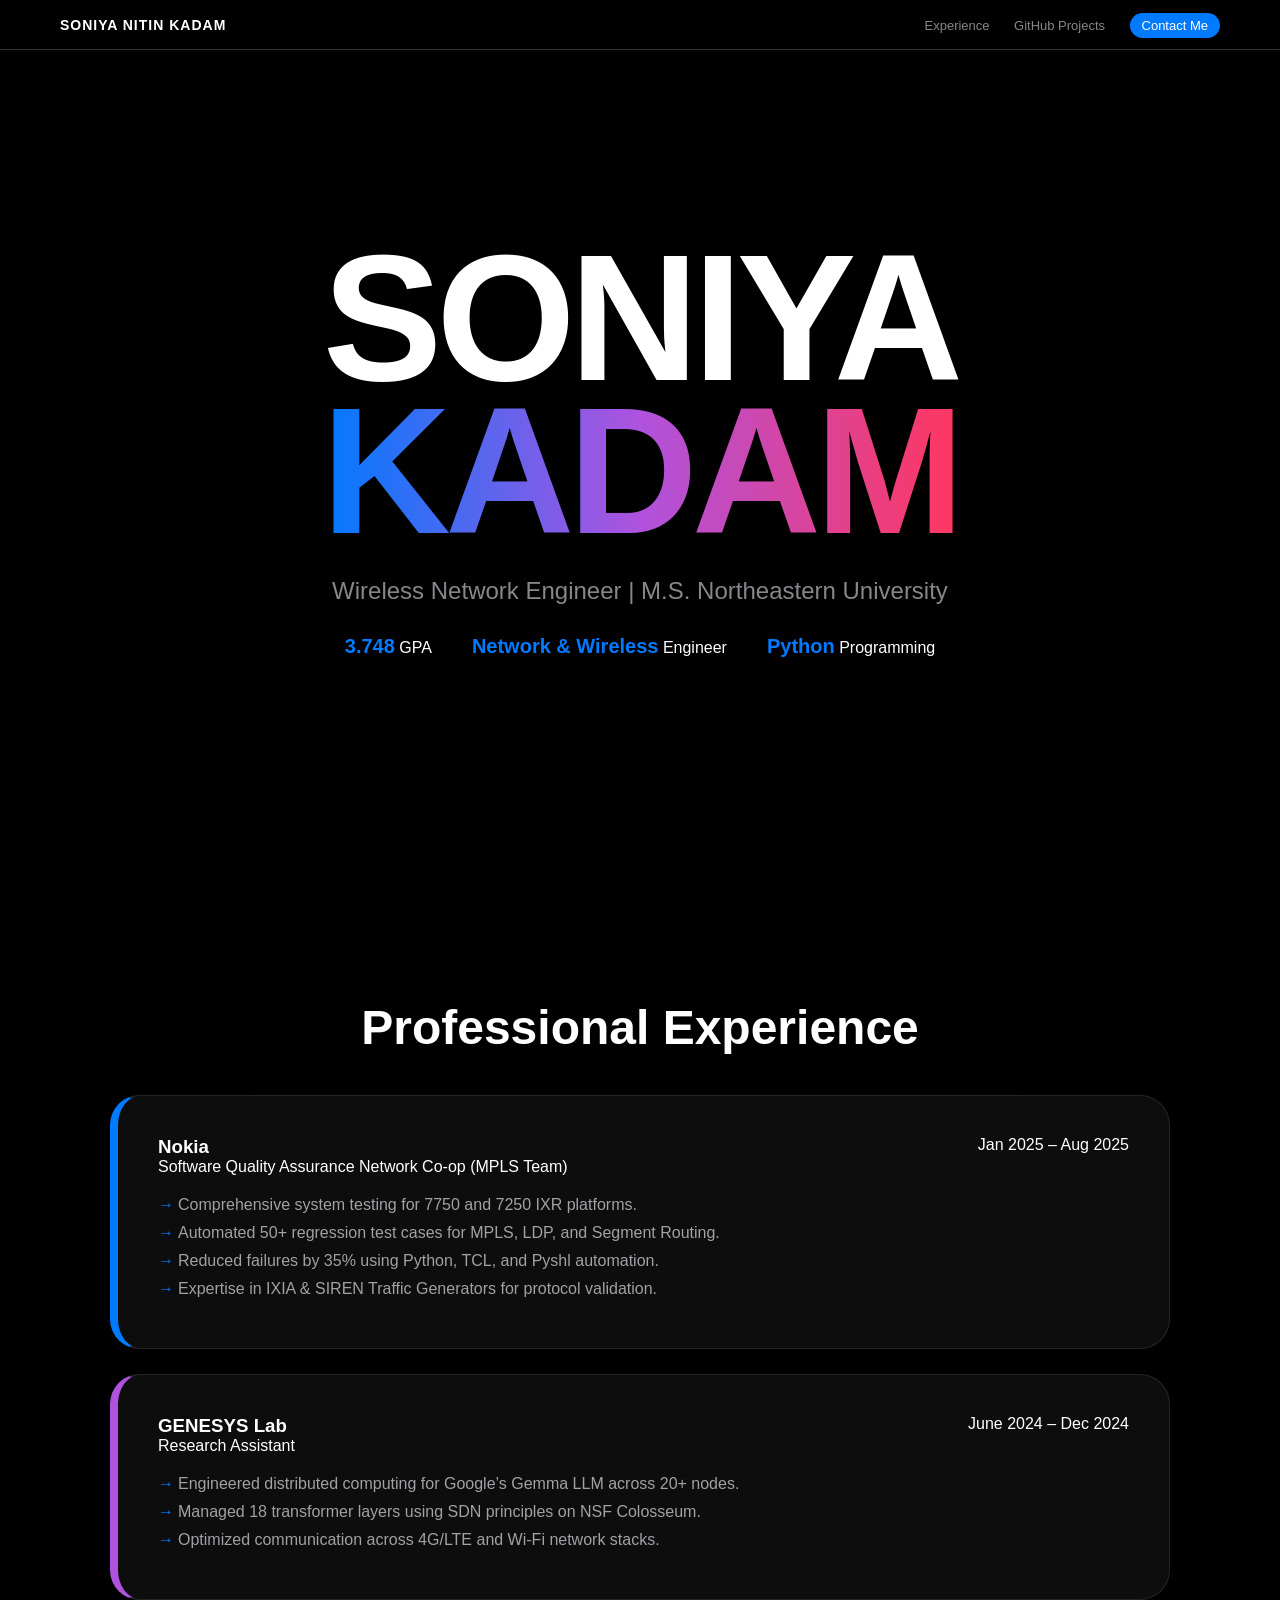
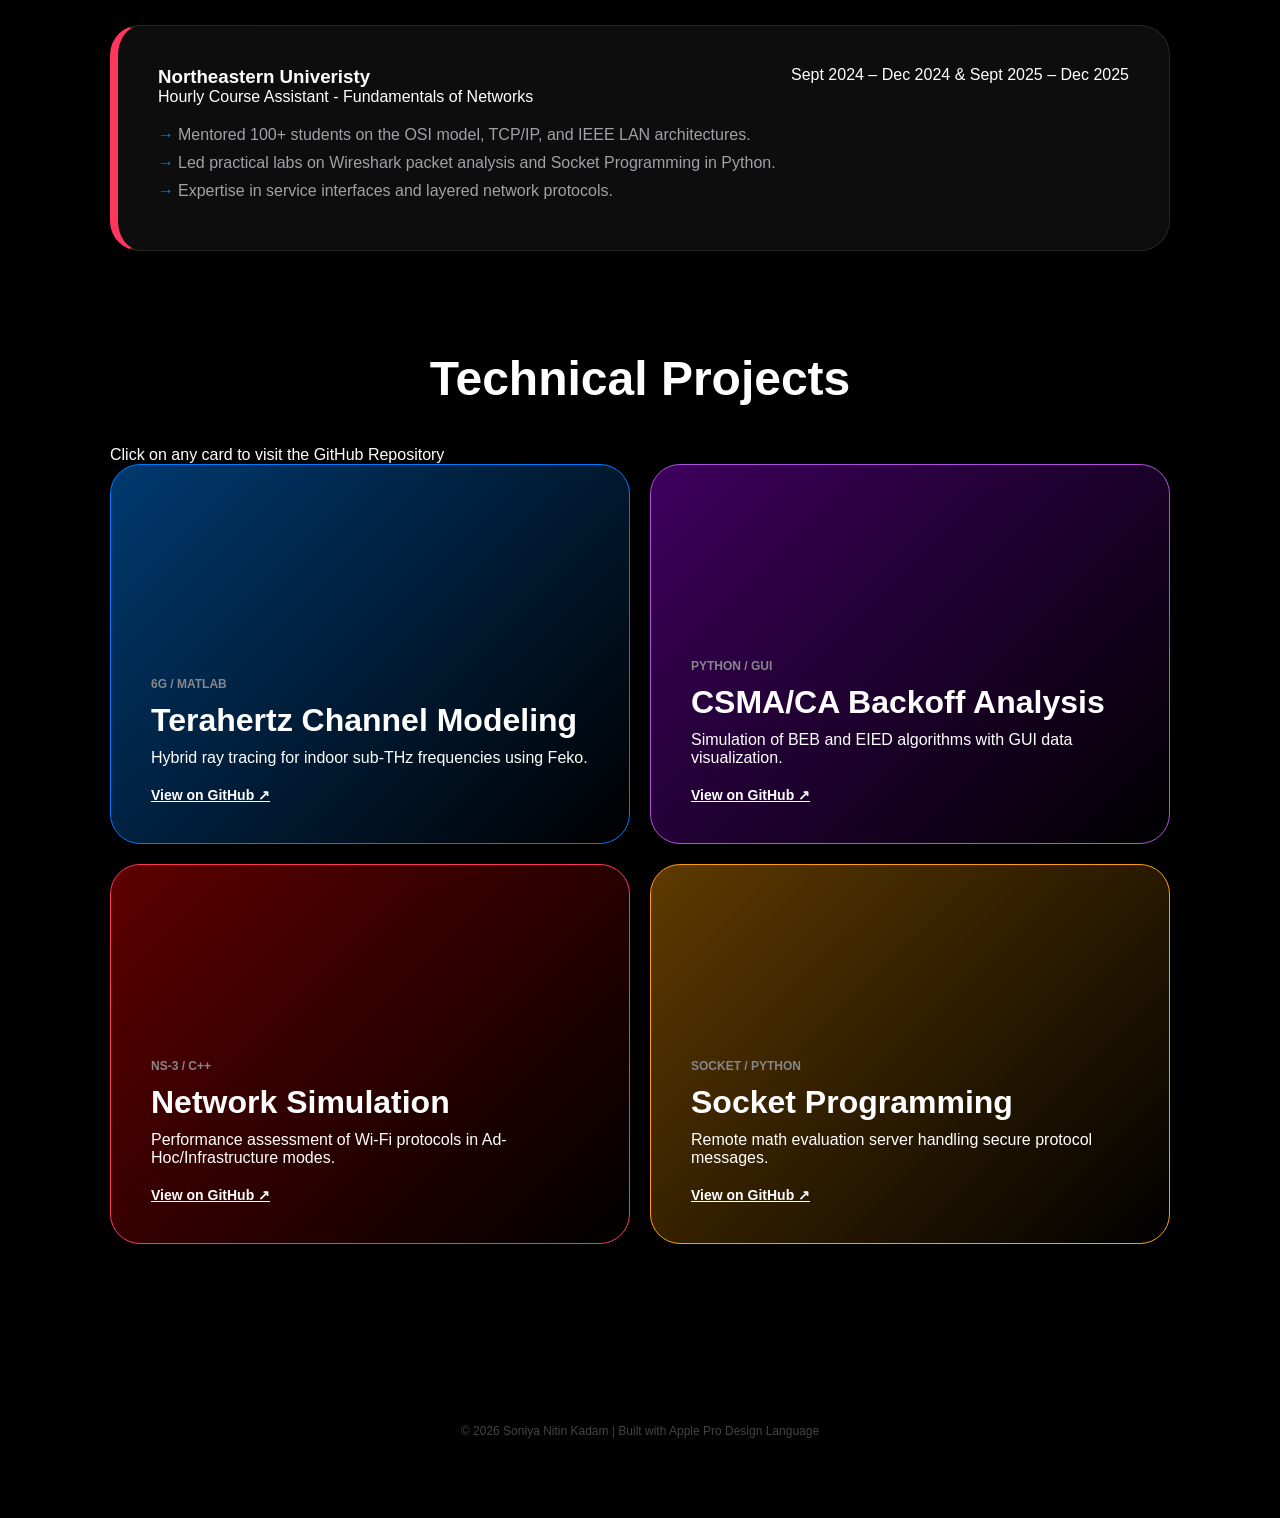
<file: index.html>
<!DOCTYPE html>
<html lang="en">
<head>
    <meta charset="UTF-8">
    <meta name="viewport" content="width=device-width, initial-scale=1.0">
    <title>Soniya Nitin Kadam</title>
    <link rel="stylesheet" href="style.css">
</head>
<body>

    <nav class="apple-nav">
        <div class="nav-content">
            <a href="#" class="logo-name">SONIYA NITIN KADAM</a>
            <div class="nav-links">
                <a href="#experience">Experience</a>
                <a href="#projects">GitHub Projects</a>
                <a href="mailto:soniya.nkadam@gmail.com" class="nav-cta">Contact Me</a>
            </div>
        </div>
    </nav>

    <header class="hero">
        <div class="hero-container">
            <h1 class="giant-name">SONIYA<br><span class="gradient-text">KADAM</span></h1>
            <p class="hero-role">Wireless Network Engineer | M.S. Northeastern University</p>
            <div class="hero-stats">
                <div class="stat"><span>3.748</span> GPA</div>
                <div class="stat"><span>Network & Wireless</span> Engineer </div>
                <div class="stat"><span>Python</span> Programming</div>
            </div>
        </div>
    </header>

    <section id="experience" class="section">
        <h2 class="section-title">Professional Experience</h2>
        <div class="timeline">
            <div class="exp-card glass accent-blue">
                <div class="exp-header">
                    <div class="company-info">
                        <h3>Nokia</h3>
                        <p class="role">Software Quality Assurance Network Co-op (MPLS Team)</p>
                    </div>
                    <span class="date">Jan 2025 – Aug 2025</span>
                </div>
                <ul class="detail-list">
                    <li>Comprehensive system testing for 7750 and 7250 IXR platforms.</li>
                    <li>Automated 50+ regression test cases for MPLS, LDP, and Segment Routing.</li>
                    <li>Reduced failures by 35% using Python, TCL, and Pyshl automation.</li>
                    <li>Expertise in IXIA & SIREN Traffic Generators for protocol validation.</li>
                </ul>
            </div>

            <div class="exp-card glass accent-purple">
                <div class="exp-header">
                    <div class="company-info">
                        <h3>GENESYS Lab</h3>
                        <p class="role">Research Assistant</p>
                    </div>
                    <span class="date">June 2024 – Dec 2024</span>
                </div>
                <ul class="detail-list">
                    <li>Engineered distributed computing for Google’s Gemma LLM across 20+ nodes.</li>
                    <li>Managed 18 transformer layers using SDN principles on NSF Colosseum.</li>
                    <li>Optimized communication across 4G/LTE and Wi-Fi network stacks.</li>
                </ul>
            </div>

            <div class="exp-card glass accent-pink">
                <div class="exp-header">
                    <div class="company-info">
                        <h3>Northeastern Univeristy </h3>
                        <p class="role">Hourly Course Assistant - Fundamentals of Networks</p>
                    </div>
                    <span class="date">Sept 2024 – Dec 2024 & Sept 2025 – Dec 2025 </span>
                </div>
                <ul class="detail-list">
                    <li>Mentored 100+ students on the OSI model, TCP/IP, and IEEE LAN architectures.</li>
                    <li>Led practical labs on Wireshark packet analysis and Socket Programming in Python.</li>
                    <li>Expertise in service interfaces and layered network protocols.</li>
                </ul>
            </div>
        </div>
    </section>

    <section id="projects" class="section">
        <h2 class="section-title">Technical Projects</h2>
        <p class="section-sub">Click on any card to visit the GitHub Repository</p>
        
        <div class="interactive-grid">
            <a href="https://github.com/SoniyaKadam17/Analytical-Experimental-Terahertz-Channel-Modeling-and-Ray-Tracing" class="project-tile color-1" target="_blank">
                <div class="tile-inner">
                    <span class="category">6G / MATLAB</span>
                    <h3>Terahertz Channel Modeling</h3>
                    <p>Hybrid ray tracing for indoor sub-THz frequencies using Feko.</p>
                    <div class="gh-tag">View on GitHub ↗</div>
                </div>
            </a>

            <a href="https://github.com/SoniyaKadam17/CSMA-CA-Backoff-Algorithms-A-GUI-driven-Simulation-and-Analysis" class="project-tile color-2" target="_blank">
                <div class="tile-inner">
                    <span class="category">Python / GUI</span>
                    <h3>CSMA/CA Backoff Analysis</h3>
                    <p>Simulation of BEB and EIED algorithms with GUI data visualization.</p>
                    <div class="gh-tag">View on GitHub ↗</div>
                </div>
            </a>

            <a href="https://github.com/SoniyaKadam17/NS-3-Simulation.2" class="project-tile color-3" target="_blank">
                <div class="tile-inner">
                    <span class="category">NS-3 / C++</span>
                    <h3>Network Simulation</h3>
                    <p>Performance assessment of Wi-Fi protocols in Ad-Hoc/Infrastructure modes.</p>
                    <div class="gh-tag">View on GitHub ↗</div>
                </div>
            </a>

            <a href="https://github.com/SoniyaKadam17/Socket-Programming" class="project-tile color-4" target="_blank">
                <div class="tile-inner">
                    <span class="category">Socket / Python</span>
                    <h3>Socket Programming</h3>
                    <p>Remote math evaluation server handling secure protocol messages.</p>
                    <div class="gh-tag">View on GitHub ↗</div>
                </div>
            </a>
        </div>
    </section>

    <footer class="footer">
        <p>© 2026 Soniya Nitin Kadam | Built with Apple Pro Design Language</p>
    </footer>

</body>
</html>
</file>
<file: style.css>
:root {
    --bg-black: #000;
    --apple-blue: #007aff;
    --apple-purple: #af52de;
    --apple-pink: #ff375f;
    --apple-orange: #ff9f0a;
    --glass: rgba(255, 255, 255, 0.05);
}

* { margin: 0; padding: 0; box-sizing: border-box; scroll-behavior: smooth; }
body { background: var(--bg-black); color: #fff; font-family: -apple-system, BlinkMacSystemFont, "SF Pro Display", sans-serif; }

/* Navigation */
.apple-nav {
    position: fixed; top: 0; width: 100%; height: 50px; z-index: 1000;
    background: rgba(0,0,0,0.8); backdrop-filter: blur(30px); border-bottom: 0.5px solid #333;
}
.nav-content { max-width: 1200px; margin: 0 auto; display: flex; justify-content: space-between; align-items: center; padding: 0 20px; height: 100%; }
.logo-name { font-weight: 700; text-decoration: none; color: #fff; letter-spacing: 1px; font-size: 14px; }
.nav-links a { color: #86868b; text-decoration: none; font-size: 13px; margin-left: 20px; }
.nav-cta { background: var(--apple-blue); color: #fff !important; padding: 5px 12px; border-radius: 20px; }

/* Giant Name Hero */
.hero { height: 100vh; display: flex; align-items: center; justify-content: center; text-align: center; }
.giant-name { font-size: 14vw; font-weight: 900; line-height: 0.85; letter-spacing: -6px; }
.gradient-text {
    background: linear-gradient(90deg, var(--apple-blue), var(--apple-purple), var(--apple-pink));
    -webkit-background-clip: text; -webkit-text-fill-color: transparent;
}
.hero-role { font-size: 24px; color: #86868b; margin: 30px 0; }
.hero-stats { display: flex; justify-content: center; gap: 40px; }
.stat span { color: var(--apple-blue); font-weight: 700; font-size: 20px; }

/* Experience Section */
.section { max-width: 1100px; margin: 100px auto; padding: 0 20px; }
.section-title { font-size: 48px; font-weight: 700; margin-bottom: 40px; text-align: center;}
.exp-card { background: var(--glass); border-radius: 30px; padding: 40px; margin-bottom: 25px; border: 1px solid rgba(255,255,255,0.1); }
.exp-header { display: flex; justify-content: space-between; margin-bottom: 20px; }
.accent-blue { border-left: 8px solid var(--apple-blue); }
.accent-purple { border-left: 8px solid var(--apple-purple); }
.accent-pink {border-left: 8px solid var(--apple-pink); }
.detail-list { list-style: none; color: #a1a1a6; }
.detail-list li { margin-bottom: 10px; padding-left: 20px; position: relative; }
.detail-list li::before { content: "→"; color: var(--apple-blue); position: absolute; left: 0; }

/* Colorful Interactive Grid */
.interactive-grid { display: grid; grid-template-columns: repeat(2, 1fr); gap: 20px; }
.project-tile {
    text-decoration: none; color: #fff; border-radius: 30px; padding: 40px; height: 380px;
    display: flex; flex-direction: column; justify-content: flex-end;
    transition: 0.4s cubic-bezier(0.2, 0.8, 0.2, 1);
}
.project-tile:hover { transform: scale(1.02); }

/* Color Palettes */
.color-1 { background: linear-gradient(135deg, #003a70 0%, #000 100%); border: 1px solid var(--apple-blue); }
.color-2 { background: linear-gradient(135deg, #3e005e 0%, #000 100%); border: 1px solid var(--apple-purple); }
.color-3 { background: linear-gradient(135deg, #5e0000 0%, #000 100%); border: 1px solid var(--apple-pink); }
.color-4 { background: linear-gradient(135deg, #5e3a00 0%, #000 100%); border: 1px solid var(--apple-orange); }

.category { font-size: 12px; font-weight: 600; text-transform: uppercase; color: #86868b; }
.project-tile h3 { font-size: 32px; margin: 10px 0; }
.gh-tag { margin-top: 20px; color: #fff; font-weight: 600; font-size: 14px; text-decoration: underline; }

.footer { padding: 80px 0; text-align: center; color: #444; font-size: 12px; }
</file>
